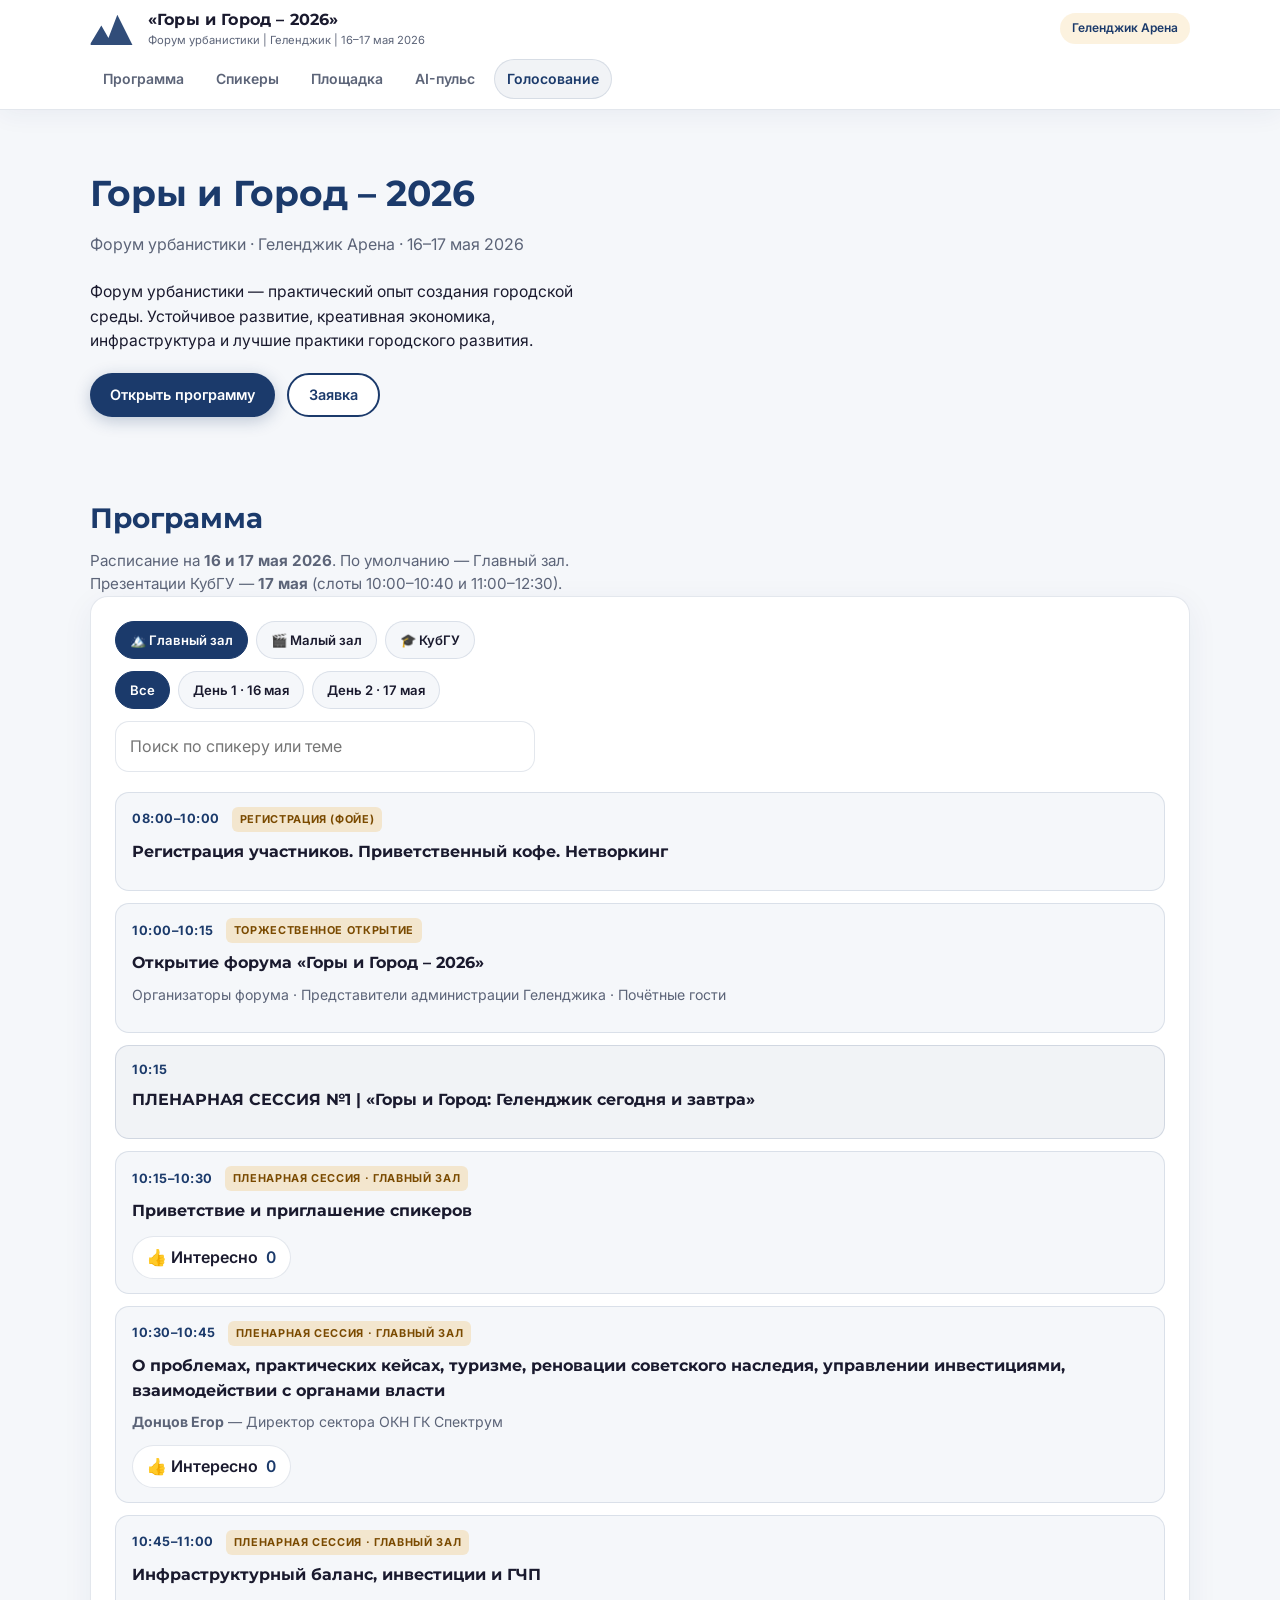
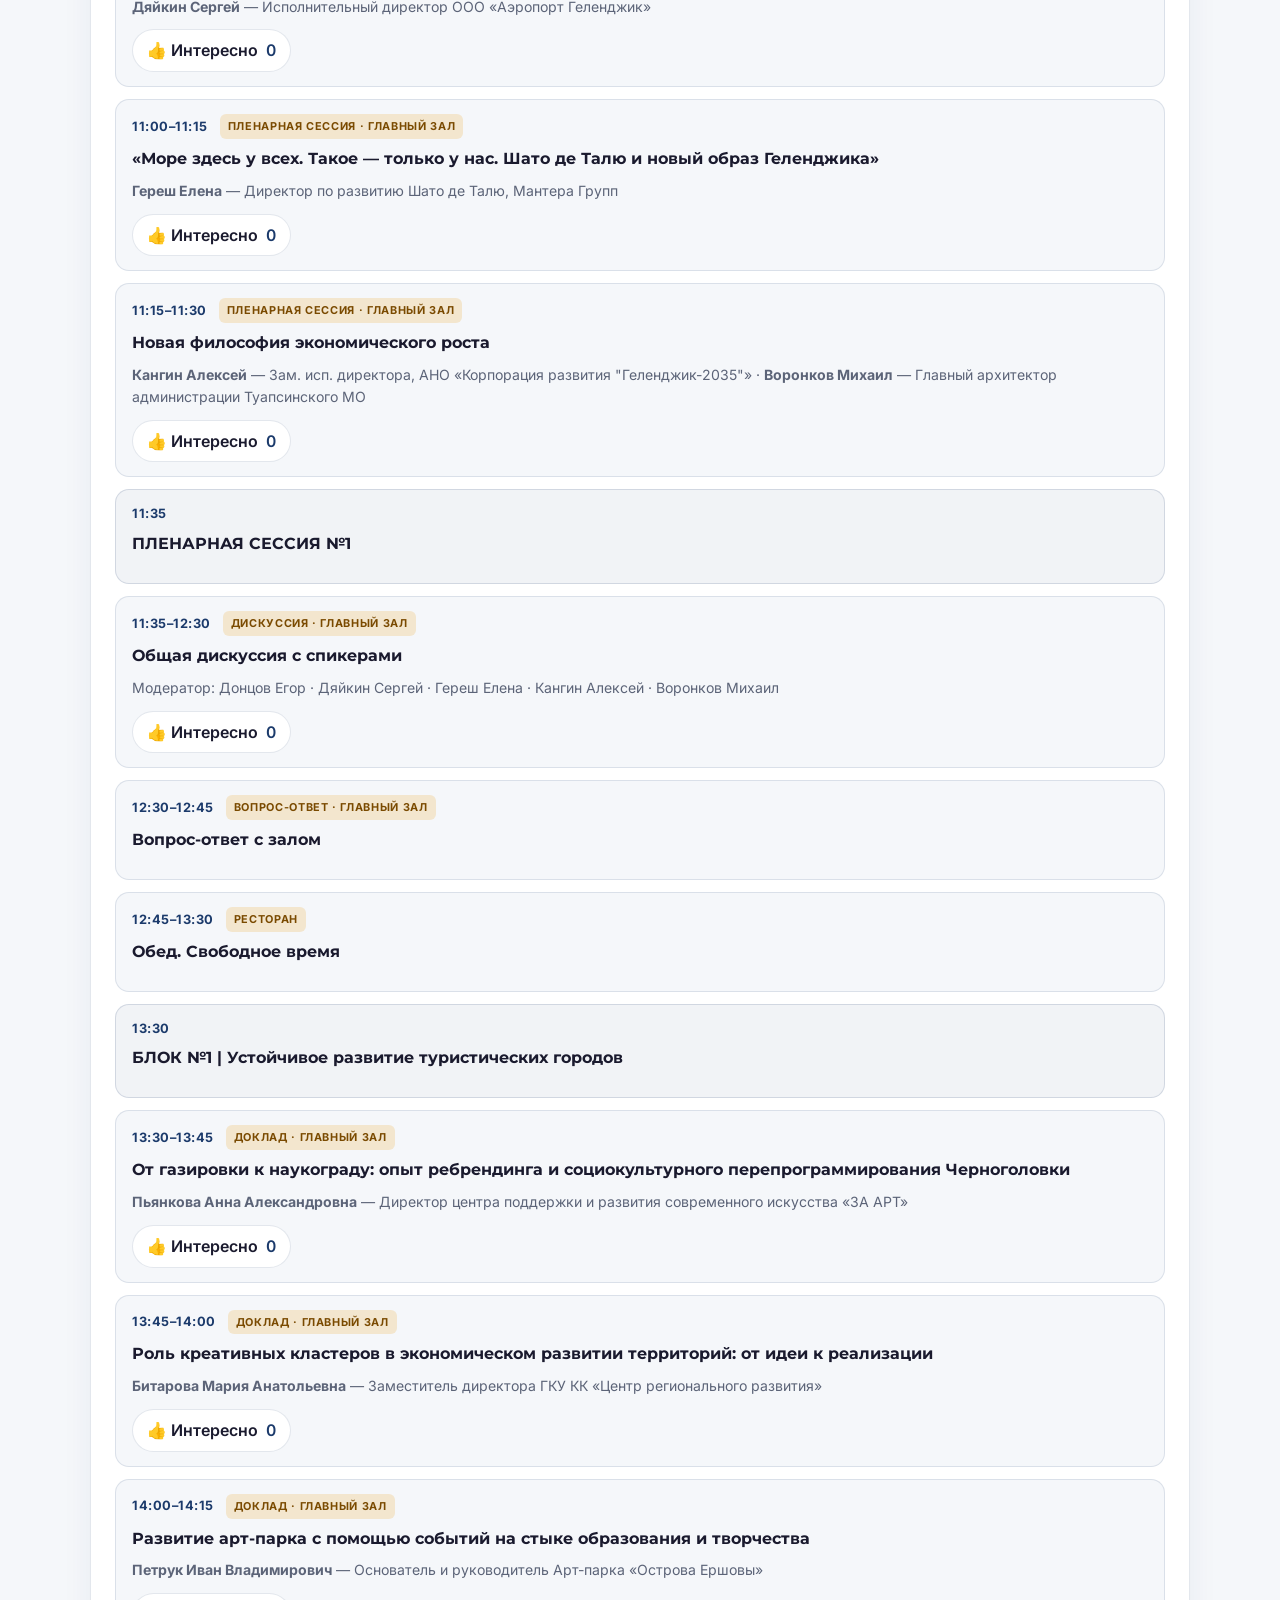
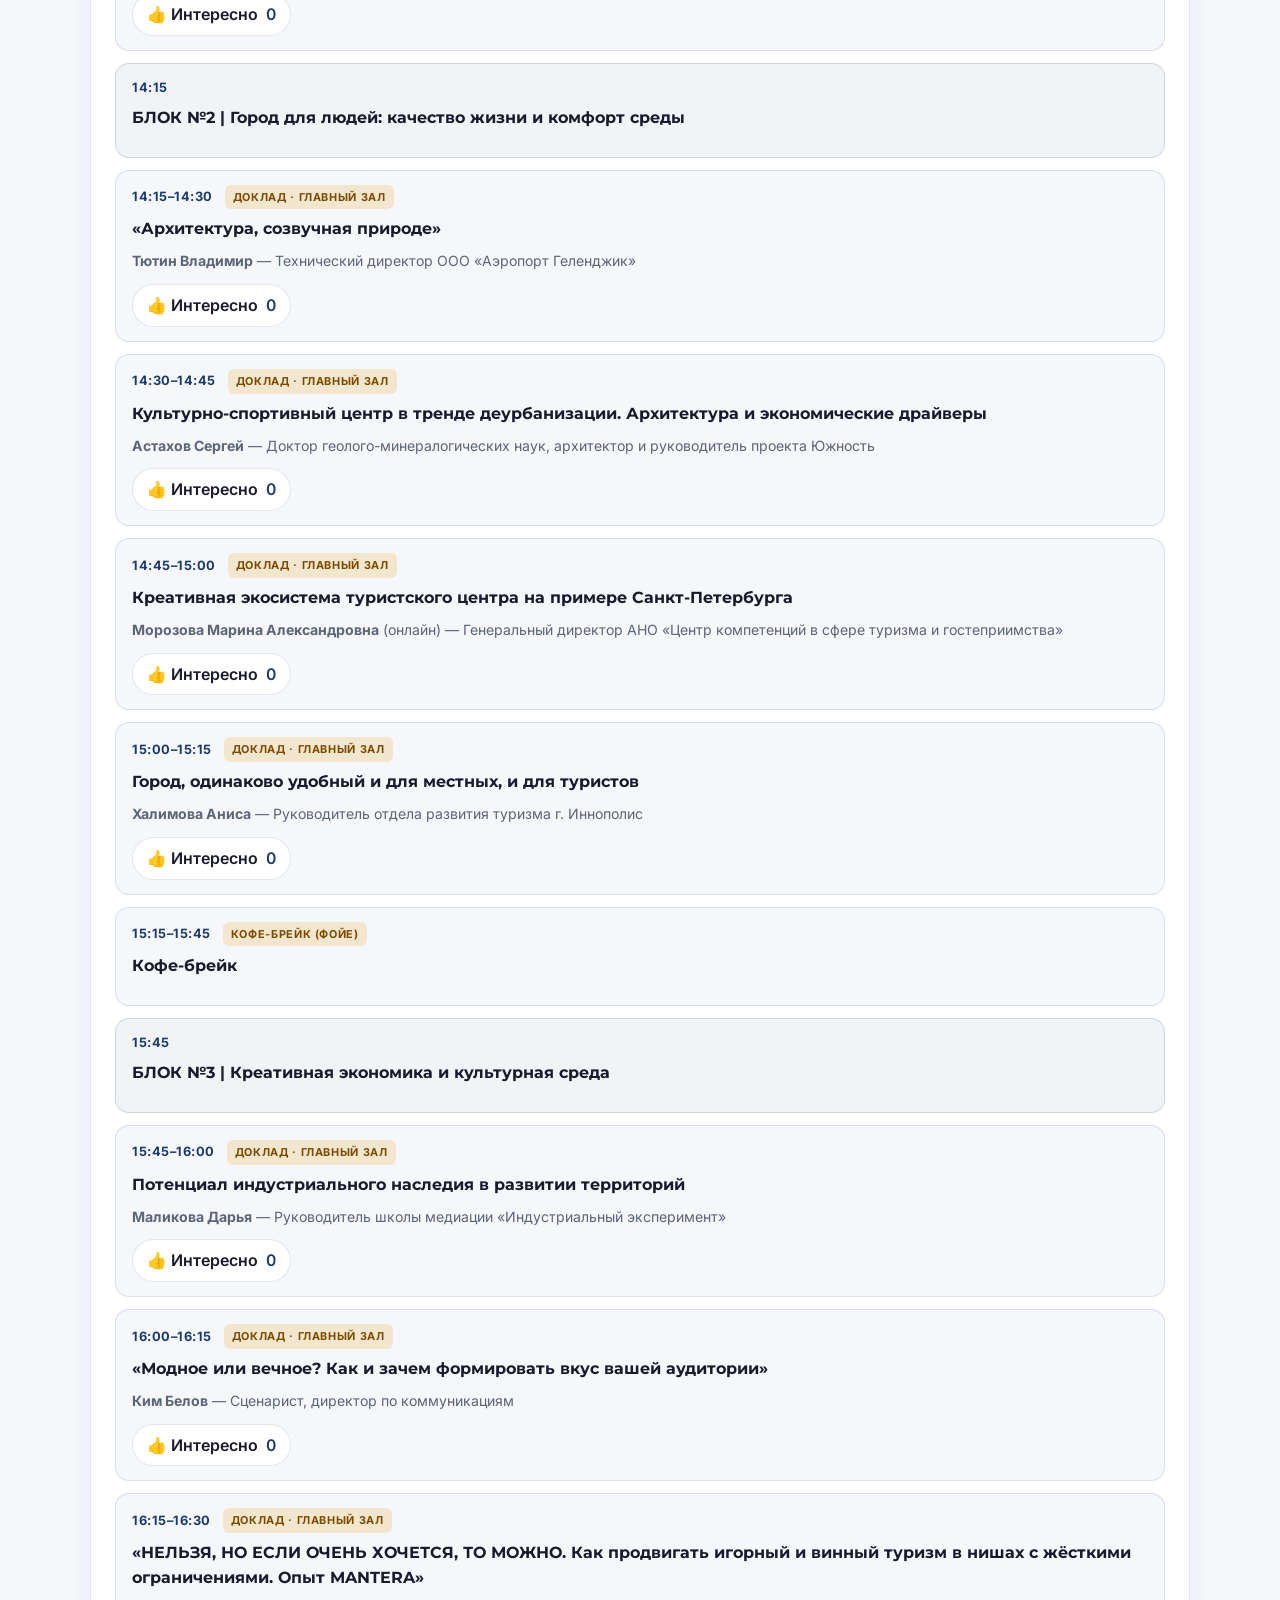
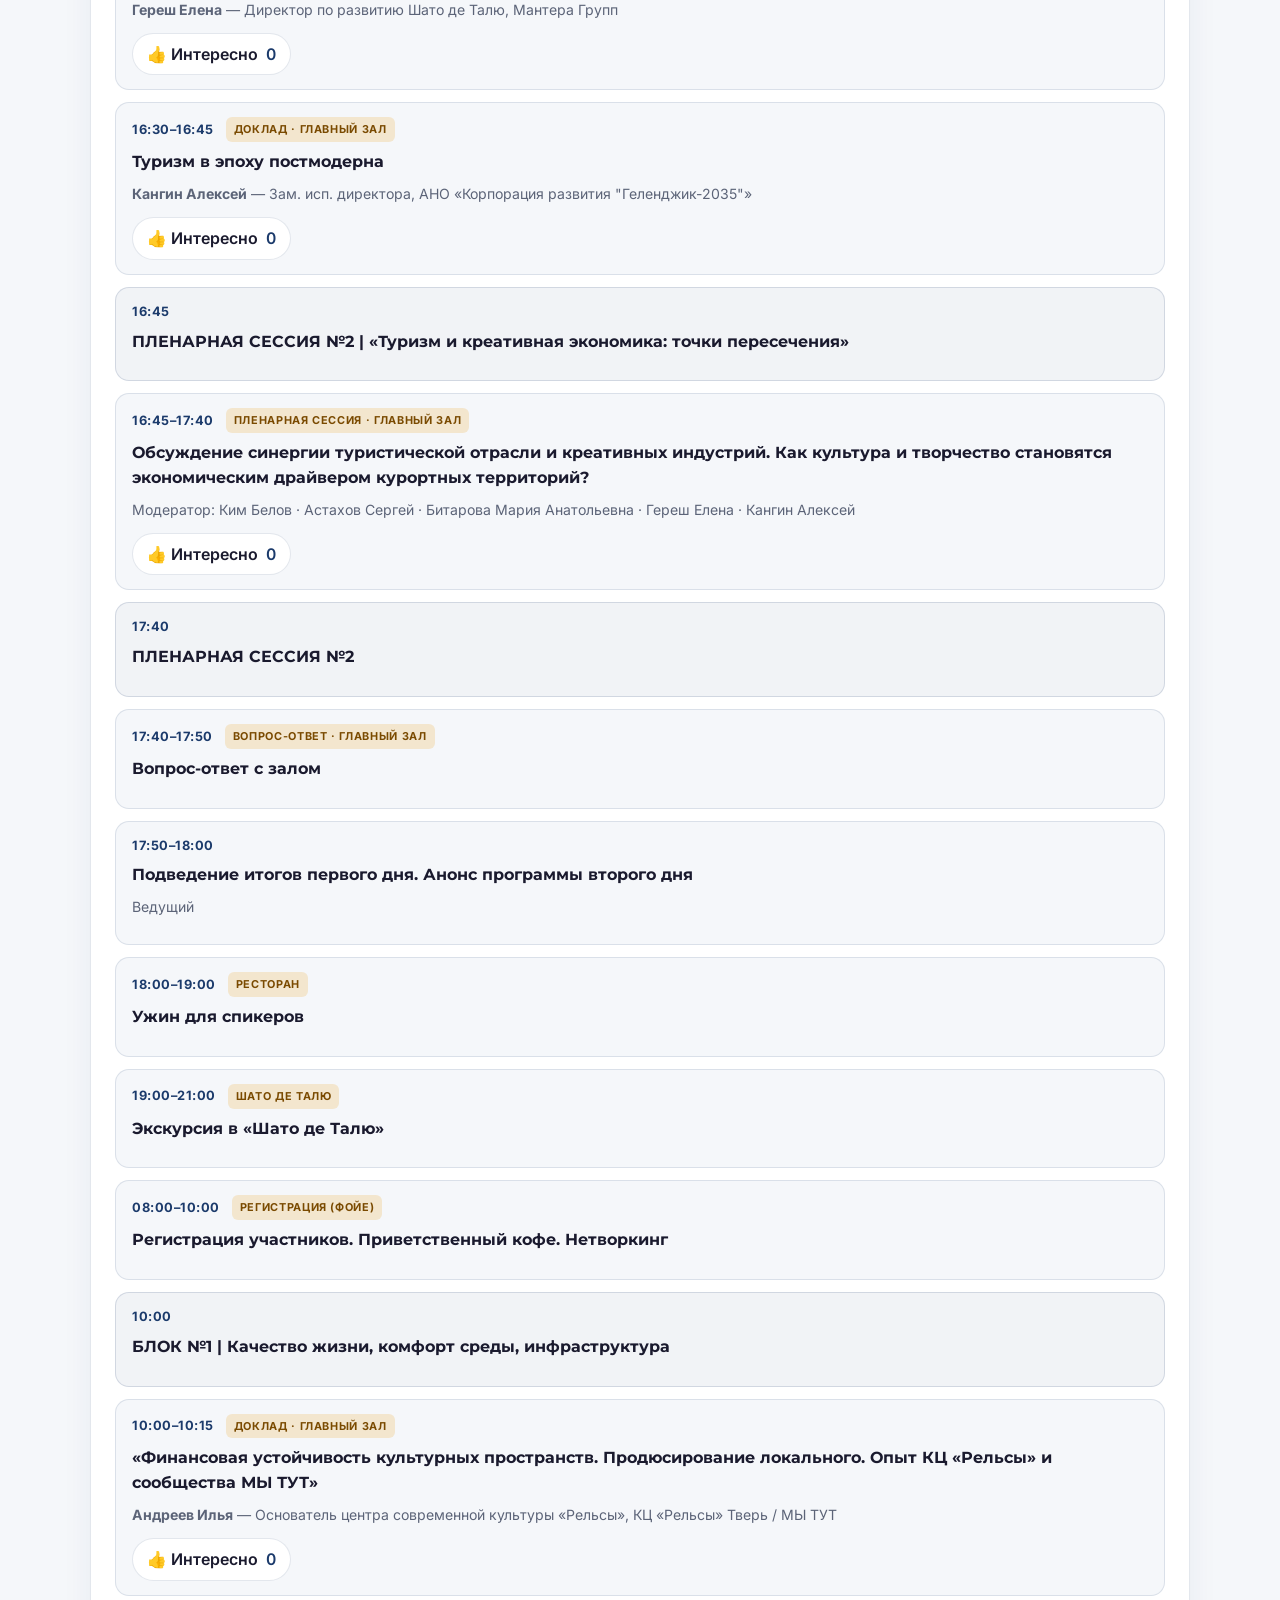
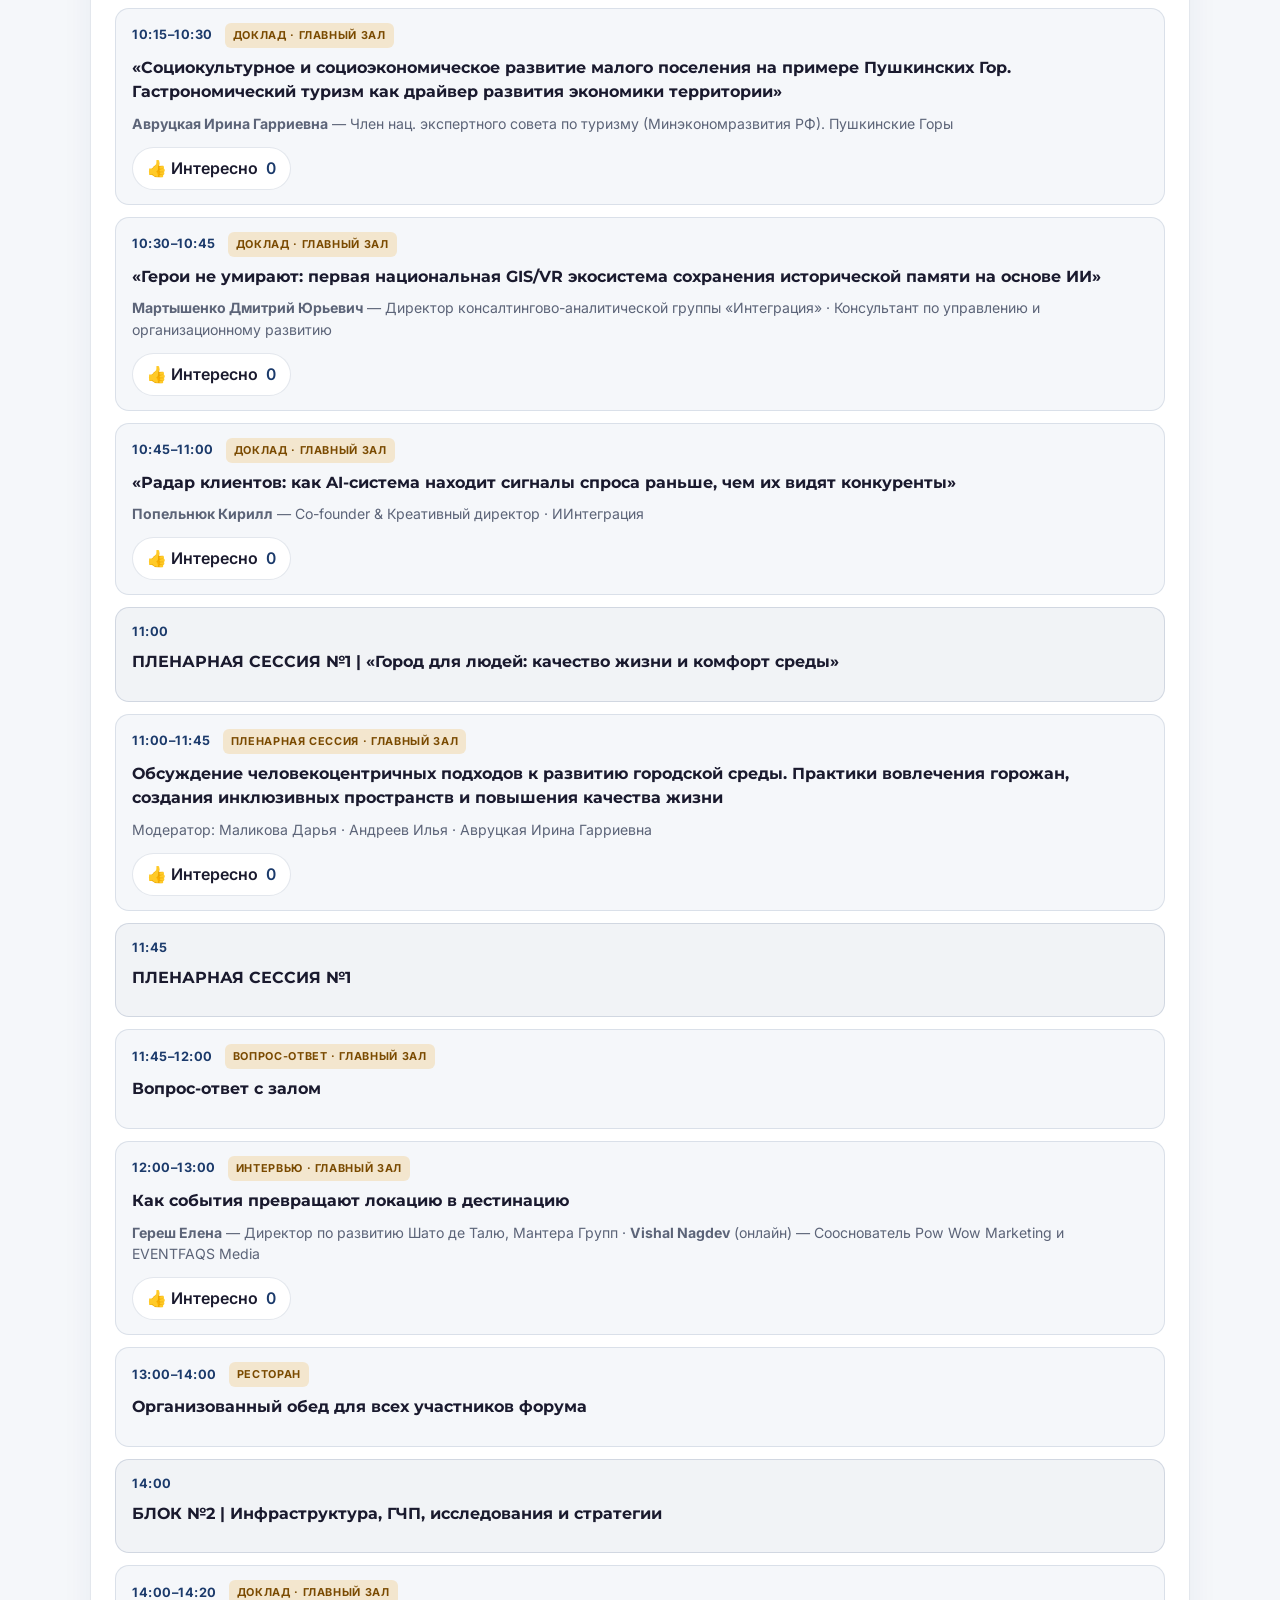
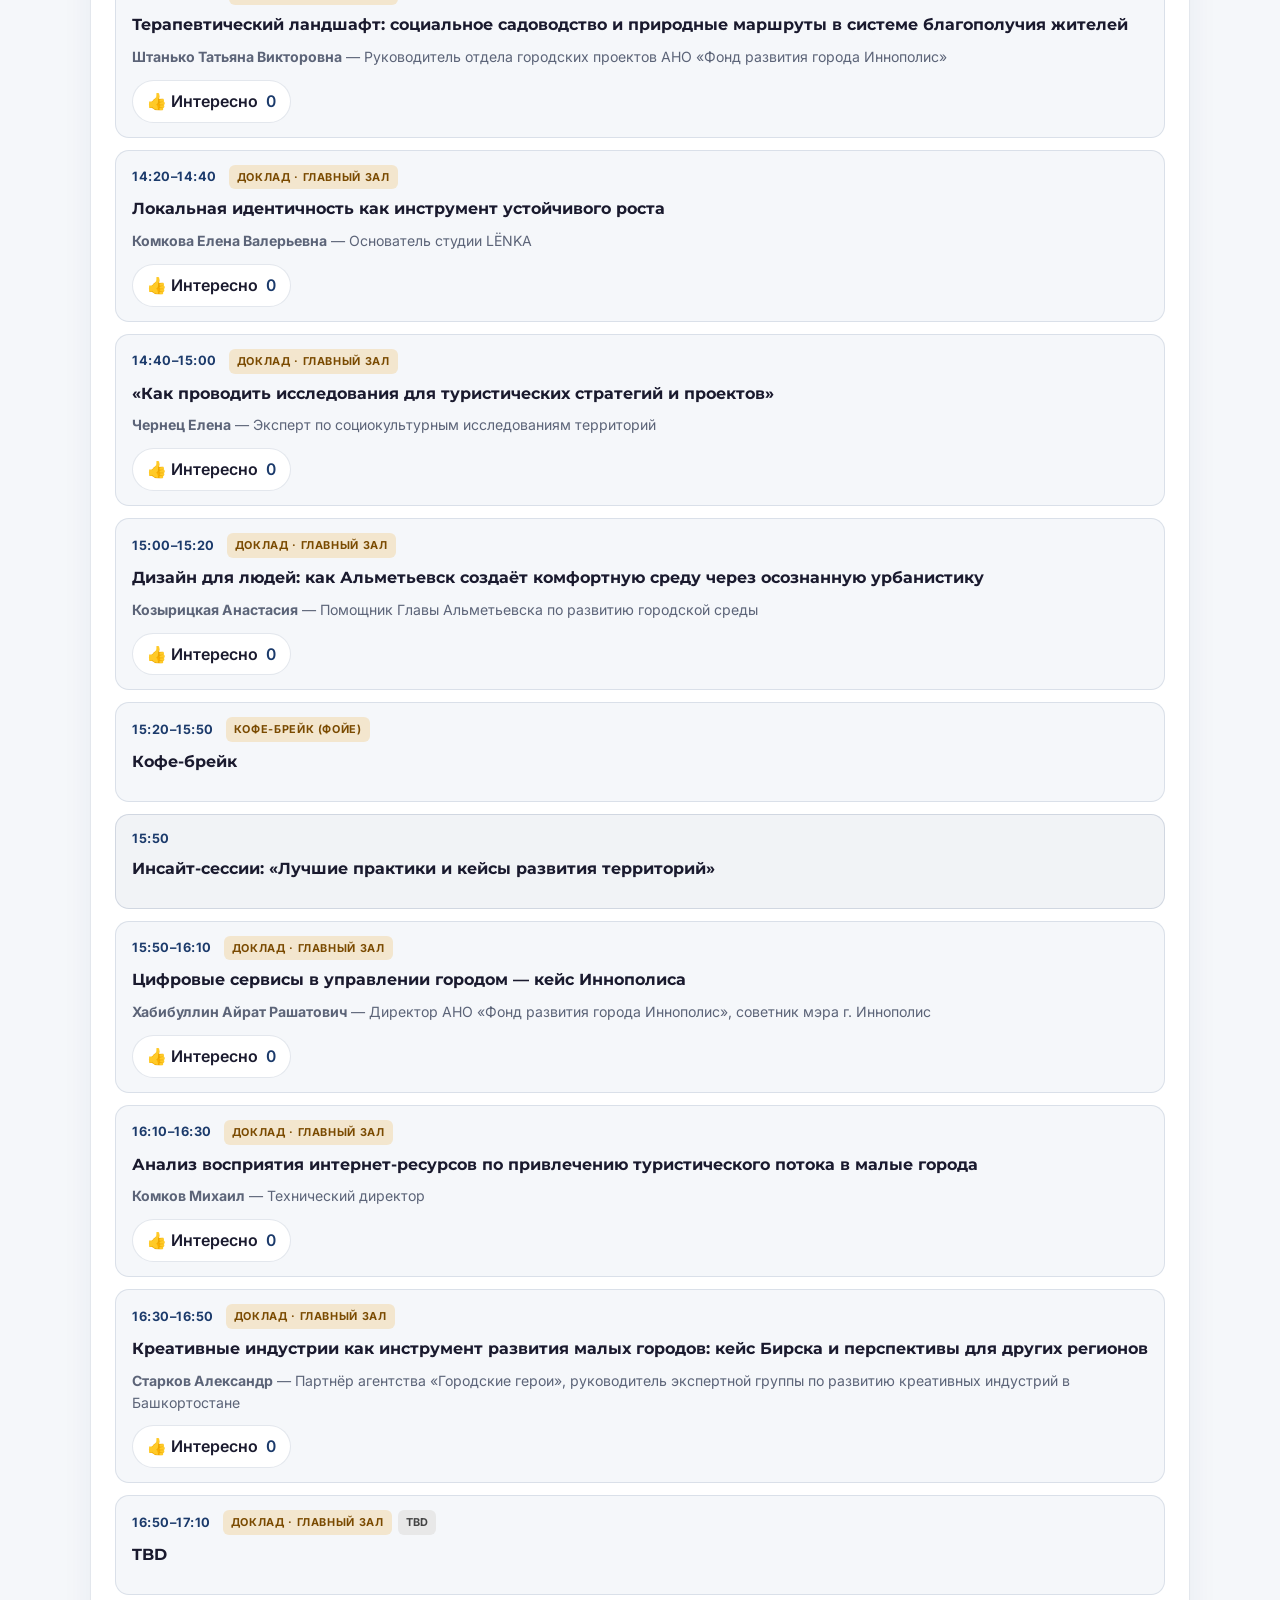
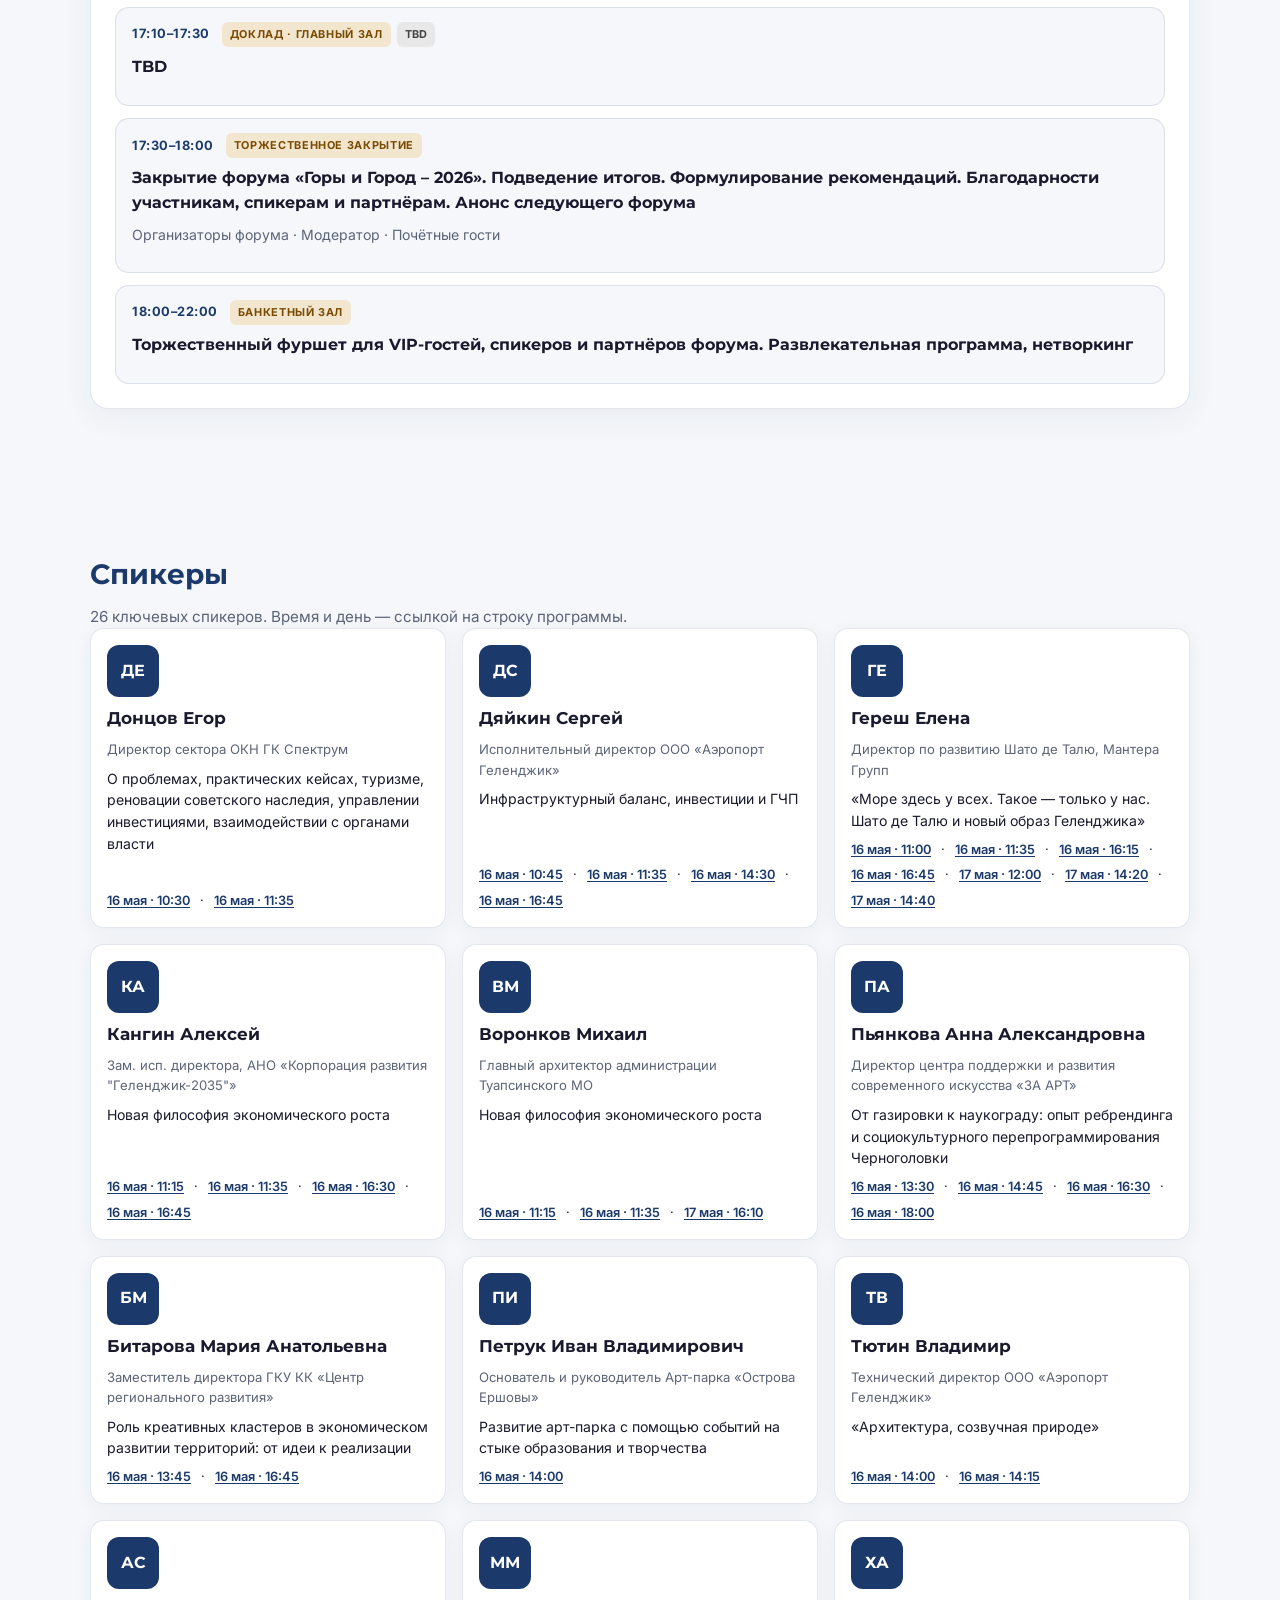
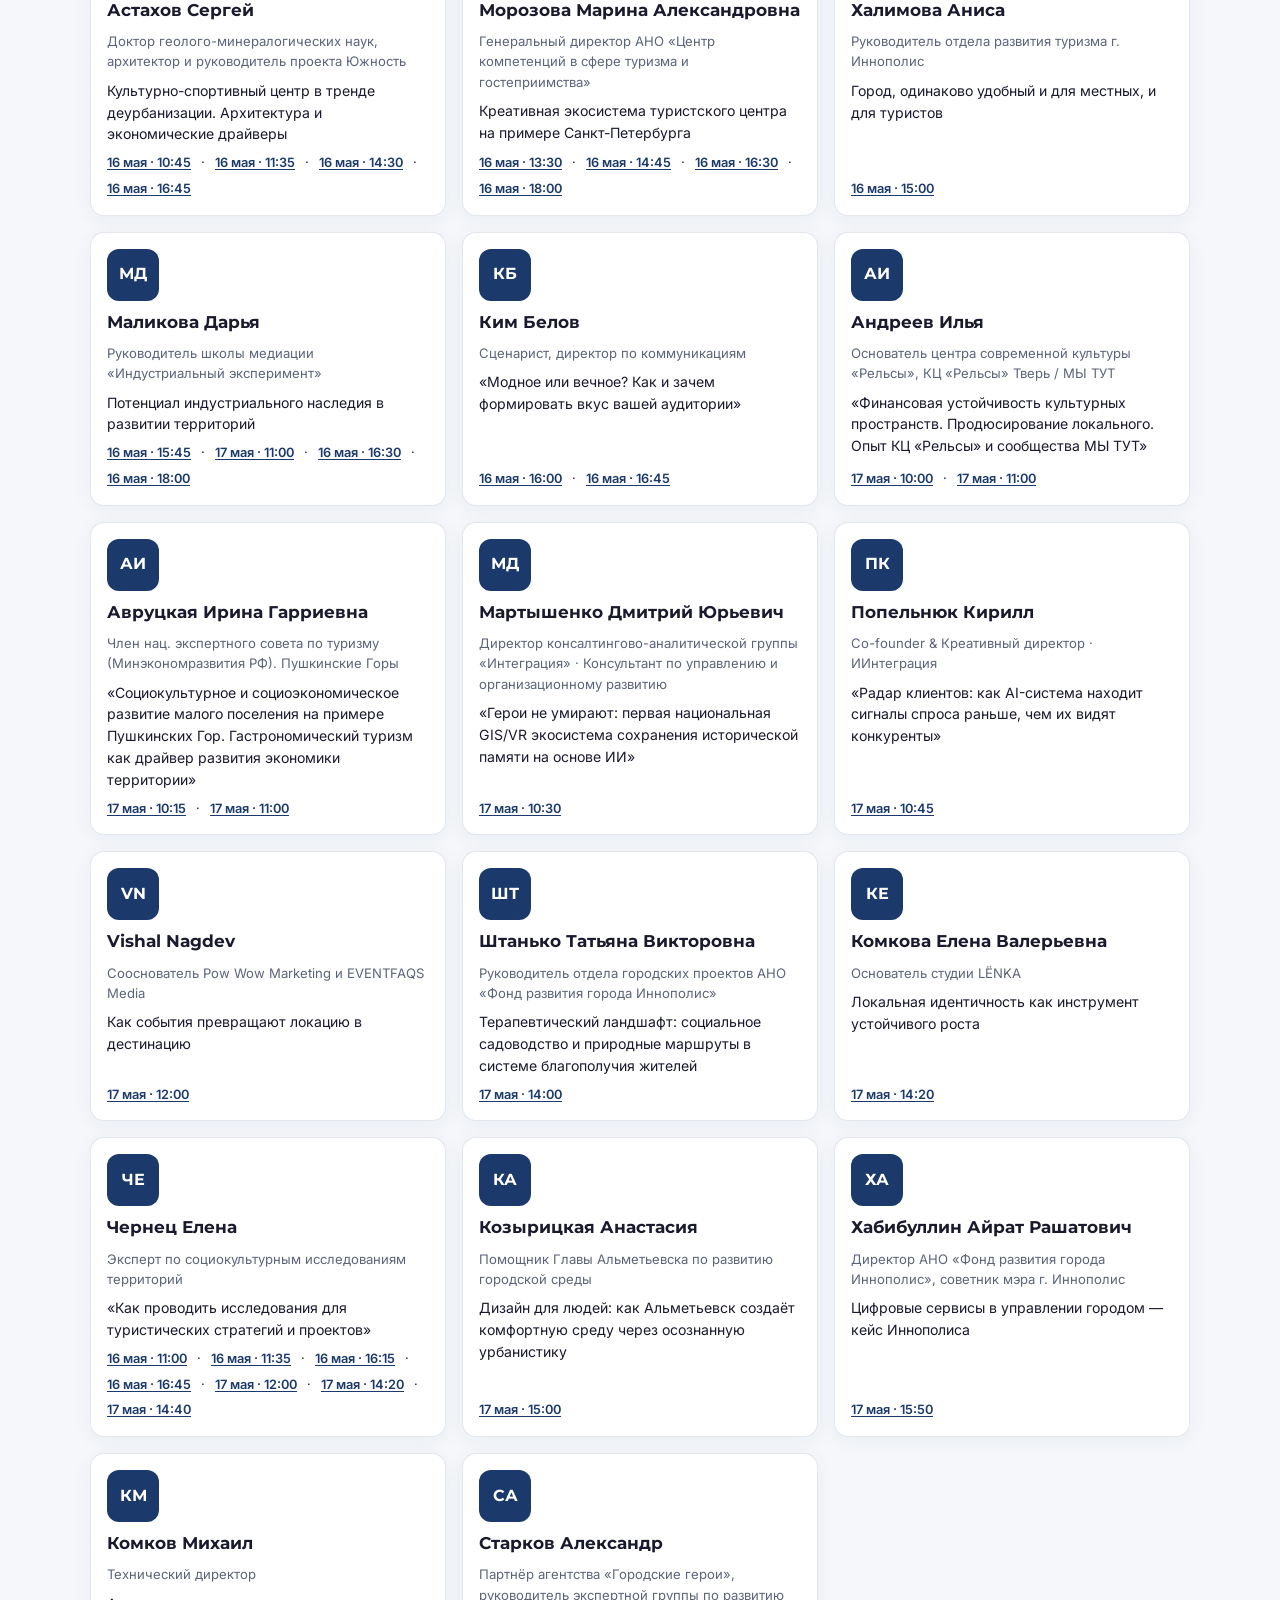
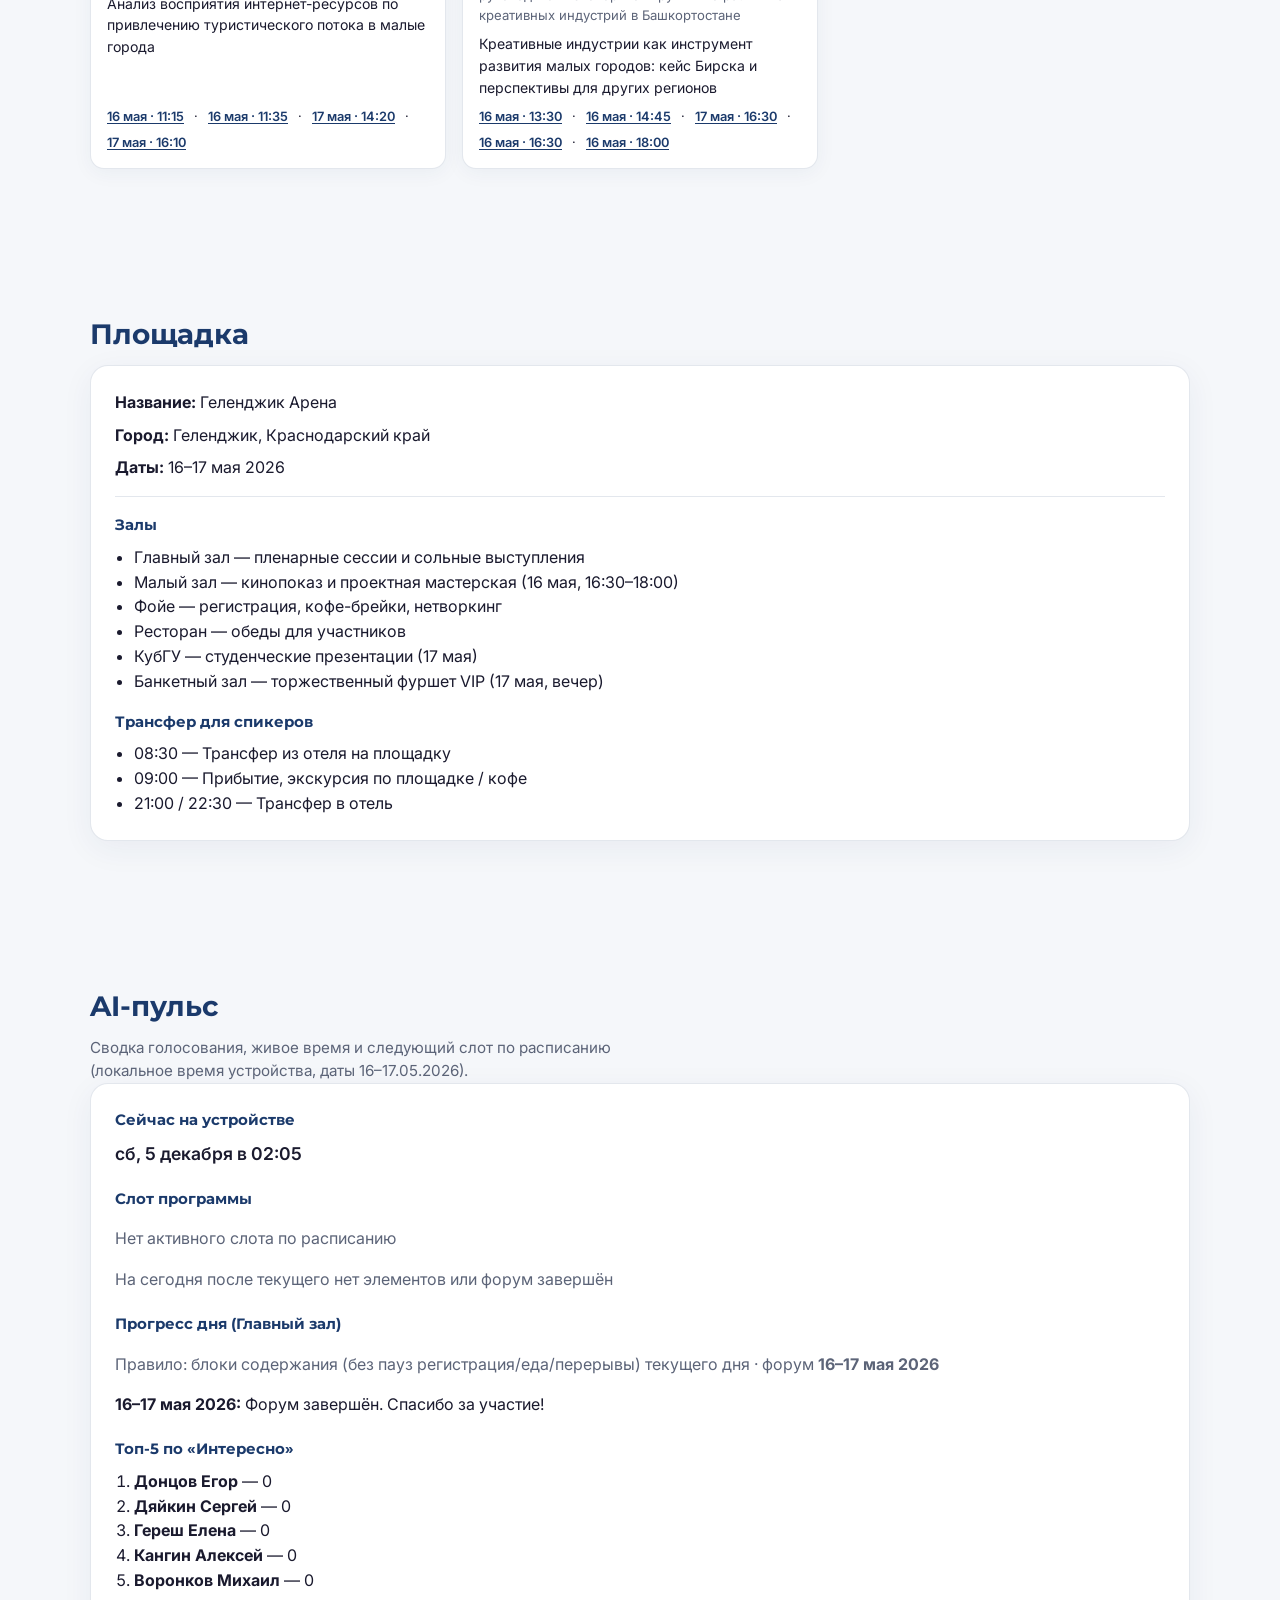
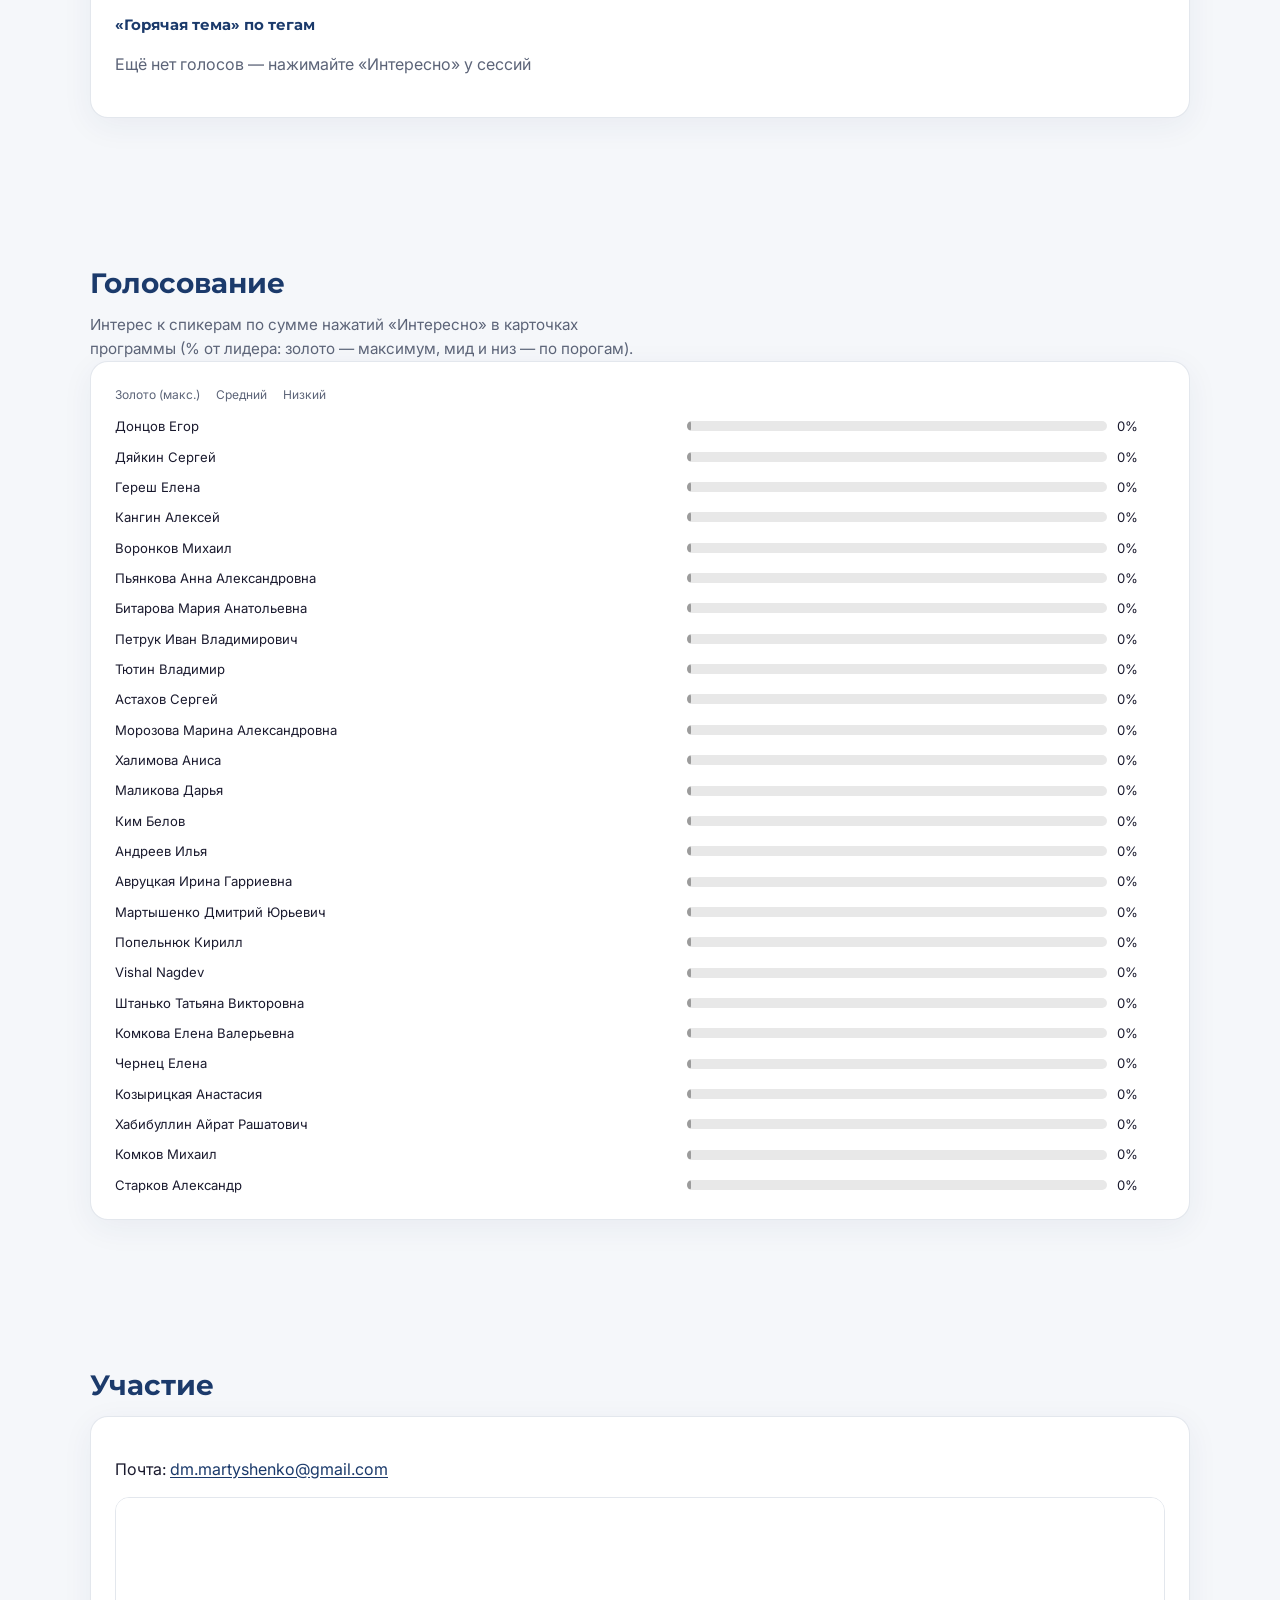
<file: index.html>
<!DOCTYPE html>
<html lang="ru">
  <head>
    <meta charset="utf-8" />
    <meta name="viewport" content="width=device-width, initial-scale=1, minimum-scale=1" />
    <title>«Горы и Город – 2026» | Форум урбанистики</title>
    <meta name="theme-color" content="#1B3A6B" />
    <meta name="color-scheme" content="light" />
    <meta
      name="description"
      content="Форум урбанистики в Геленджике, 16–17 мая 2026. Площадка Геленджик Арена."
    />
    <!-- При своём домене замените абсолютные URL ниже (canonical, og:url, og:image, twitter:image). -->
    <link rel="canonical" href="https://gory-i-gorod.vercel.app/" />
    <meta property="og:type" content="website" />
    <meta property="og:locale" content="ru_RU" />
    <meta property="og:site_name" content="Горы и Город – 2026" />
    <meta property="og:url" content="https://gory-i-gorod.vercel.app/" />
    <meta property="og:title" content="«Горы и Город – 2026» | Форум урбанистики" />
    <meta
      property="og:description"
      content="Форум урбанистики в Геленджике, 16–17 мая 2026. Площадка Геленджик Арена — программа, спикеры, AI-пульс."
    />
    <meta property="og:image" content="https://gory-i-gorod.vercel.app/preview-full.png" />
    <meta property="og:image:alt" content="Сайт форума «Горы и Город – 2026»" />
    <meta name="twitter:card" content="summary_large_image" />
    <meta name="twitter:title" content="«Горы и Город – 2026» | Форум урбанистики" />
    <meta
      name="twitter:description"
      content="Форум урбанистики в Геленджике, 16–17 мая 2026. Геленджик Арена."
    />
    <meta name="twitter:image" content="https://gory-i-gorod.vercel.app/preview-full.png" />
    <link rel="icon" href="assets/favicon.svg" type="image/svg+xml" />
    <link rel="preconnect" href="https://fonts.googleapis.com" />
    <link rel="preconnect" href="https://fonts.gstatic.com" crossorigin />
    <link
      href="https://fonts.googleapis.com/css2?family=Inter:wght@400;600&family=Montserrat:wght@600;700&display=swap"
      rel="stylesheet"
    />
    <link rel="stylesheet" href="styles.css" />
  </head>
  <body>
    <a class="skip-link" href="#program">К программе</a>

    <header class="site-header">
      <div class="header-inner">
        <a class="brand" href="#top" id="top">
          <svg class="brand-mt" aria-hidden="true" viewBox="0 0 48 36" xmlns="http://www.w3.org/2000/svg">
            <path
              fill="currentColor"
              d="M0 34 12 14l8 14 10-26 18 36H0Zm18 0 8-17 14 29H8l10-12Z"
              opacity=".9"
            />
          </svg>
          <span class="brand-text">
            <span class="brand-title">«Горы и Город – 2026»</span>
            <span class="brand-sub">Форум урбанистики | Геленджик | 16–17 мая 2026</span>
          </span>
        </a>
        <div class="header-actions">
          <span class="venue-pill">Геленджик Арена</span>
          <button
            type="button"
            class="btn-nav-toggle"
            aria-expanded="false"
            aria-controls="mobile-nav"
            aria-label="Открыть меню"
          >
            <span></span>
          </button>
        </div>
        <nav class="nav-desktop" aria-label="Основная навигация">
          <a href="#program" data-nav="program">Программа</a>
          <a href="#speakers" data-nav="speakers">Спикеры</a>
          <a href="#venue" data-nav="venue">Площадка</a>
          <a href="#ai-pulse" data-nav="ai-pulse">AI-пульс</a>
          <a href="#voting" data-nav="voting">Голосование</a>
        </nav>
        <nav id="mobile-nav" class="nav-mobile" aria-label="Мобильное меню">
          <a href="#program" data-nav="program">Программа</a>
          <a href="#speakers" data-nav="speakers">Спикеры</a>
          <a href="#venue" data-nav="venue">Площадка</a>
          <a href="#ai-pulse" data-nav="ai-pulse">AI-пульс</a>
          <a href="#voting" data-nav="voting">Голосование</a>
        </nav>
      </div>
    </header>

    <main class="main">
      <section class="hero" aria-labelledby="hero-h">
        <h1 id="hero-h" class="hero-title">Горы и Город – 2026</h1>
        <p class="hero-meta">Форум урбанистики · Геленджик Арена · 16–17 мая 2026</p>
        <p class="hero-lead">
          Форум урбанистики — практический опыт создания городской среды. Устойчивое развитие, креативная экономика,
          инфраструктура и лучшие практики городского развития.
        </p>
        <div class="hero-actions">
          <a class="btn btn-fill" href="#program">Открыть программу</a>
          <a class="btn btn-line" href="#contact">Заявка</a>
        </div>
      </section>

      <section id="program" class="section" aria-labelledby="program-h">
        <div class="section-head">
          <h2 id="program-h">Программа</h2>
          <p>
            Расписание на <strong>16 и 17 мая 2026</strong>. По умолчанию — Главный зал. Презентации КубГУ —
            <strong>17 мая</strong> (слоты 10:00–10:40 и 11:00–12:30).
          </p>
        </div>
        <div class="panel">
          <div class="toolbar">
            <div class="toolbar-row venue-tabs" role="tablist" aria-label="Зал">
              <button type="button" class="vtab is-active" data-vtab="main" role="tab" aria-selected="true">
                🏔️ Главный зал
              </button>
              <button type="button" class="vtab" data-vtab="small" role="tab" aria-selected="false">
                🎬 Малый зал
              </button>
              <button type="button" class="vtab" data-vtab="kubsu" role="tab" aria-selected="false">
                🎓 КубГУ
              </button>
            </div>
            <div class="toolbar-row day-filter">
              <button type="button" class="day-btn is-active" data-day-filter="0">Все</button>
              <button type="button" class="day-btn" data-day-filter="1">День 1 · 16 мая</button>
              <button type="button" class="day-btn" data-day-filter="2">День 2 · 17 мая</button>
            </div>
            <label class="search-field">
              <span class="visually-hidden">Поиск</span>
              <input type="search" data-program-search placeholder="Поиск по спикеру или теме" />
            </label>
          </div>
          <div class="slot-list" data-program-root></div>
        </div>
      </section>

      <section id="speakers" class="section" aria-labelledby="speakers-h">
        <div class="section-head">
          <h2 id="speakers-h">Спикеры</h2>
          <p>26 ключевых спикеров. Время и день — ссылкой на строку программы.</p>
        </div>
        <div class="speaker-grid" data-speakers-root></div>
      </section>

      <section id="venue" class="section" aria-labelledby="venue-h">
        <div class="section-head">
          <h2 id="venue-h">Площадка</h2>
        </div>
        <div class="panel venue-card">
          <p><strong>Название:</strong> Геленджик Арена</p>
          <p><strong>Город:</strong> Геленджик, Краснодарский край</p>
          <p><strong>Даты:</strong> 16–17 мая 2026</p>
          <hr class="divider" />
          <h3 class="mini-h">Залы</h3>
          <ul class="bullet">
            <li>Главный зал — пленарные сессии и сольные выступления</li>
            <li>Малый зал — кинопоказ и проектная мастерская (16 мая, 16:30–18:00)</li>
            <li>Фойе — регистрация, кофе-брейки, нетворкинг</li>
            <li>Ресторан — обеды для участников</li>
            <li>КубГУ — студенческие презентации (17 мая)</li>
            <li>Банкетный зал — торжественный фуршет VIP (17 мая, вечер)</li>
          </ul>
          <h3 class="mini-h">Трансфер для спикеров</h3>
          <ul class="bullet">
            <li>08:30 — Трансфер из отеля на площадку</li>
            <li>09:00 — Прибытие, экскурсия по площадке / кофе</li>
            <li>21:00 / 22:30 — Трансфер в отель</li>
          </ul>
        </div>
      </section>

      <section id="ai-pulse" class="section" aria-labelledby="ai-h">
        <div class="section-head">
          <h2 id="ai-h">AI-пульс</h2>
          <p>Сводка голосования, живое время и следующий слот по расписанию (локальное время устройства, даты 16–17.05.2026).</p>
        </div>
        <div class="panel pulse" data-ai-pulse></div>
      </section>

      <section id="voting" class="section" aria-labelledby="vote-h">
        <div class="section-head">
          <h2 id="vote-h">Голосование</h2>
          <p>Интерес к спикерам по сумме нажатий «Интересно» в карточках программы (% от лидера: золото — максимум, мид и низ — по порогам).</p>
        </div>
        <div class="panel heat" data-heatmap-root></div>
      </section>

      <section id="contact" class="section section--cta" aria-labelledby="contact-h">
        <div class="section-head">
          <h2 id="contact-h">Участие</h2>
        </div>
        <div class="panel contact-grid">
          <p>
            Почта: <a href="mailto:dm.martyshenko@gmail.com">dm.martyshenko@gmail.com</a>
          </p>
          <div id="google-form-embed-host" class="google-form-embed-host" hidden></div>
          <form id="contact-form" class="contact-form" novalidate>
            <p id="form-hint-native" class="form-hint-native">
              Если форма не отображается, заполните поля ниже.
            </p>
            <div class="field">
              <label for="c-name">Имя и организация</label>
              <input id="c-name" name="name" type="text" autocomplete="name" placeholder="ФИО и организация" />
            </div>
            <div class="field">
              <label for="c-email">Эл. почта</label>
              <input id="c-email" name="email" type="email" autocomplete="email" required placeholder="email@domain.com" />
            </div>
            <div class="field">
              <label for="c-msg">Сообщение</label>
              <textarea id="c-msg" name="message" required placeholder="Формат участия, вопросы"></textarea>
            </div>
            <button type="submit" class="btn btn-fill">Отправить</button>
            <p id="form-status" class="form-status" role="status" aria-live="polite"></p>
          </form>
          <div class="map-wrap">
            <iframe
              title="Карта · Геленджик"
              loading="lazy"
              referrerpolicy="no-referrer-when-downgrade"
              src="https://www.openstreetmap.org/export/embed.html?bbox=38.042%2C44.545%2C38.095%2C44.572&layer=mapnik"
            ></iframe>
          </div>
        </div>
      </section>

      <p class="foot-copy">© 2026 Форум «Горы и Город». Геленджик Арена.</p>
    </main>

    <nav class="bottom-nav" aria-label="Быстрая навигация">
      <a href="#program" data-nav="program"><span>📋</span><span>Программа</span></a>
      <a href="#speakers" data-nav="speakers"><span>🎙</span><span>Спикеры</span></a>
      <a href="#venue" data-nav="venue"><span>🏟</span><span>Площадка</span></a>
      <a href="#ai-pulse" data-nav="ai-pulse"><span>📊</span><span>AI-пульс</span></a>
      <a href="#voting" data-nav="voting"><span>🔥</span><span>Голосование</span></a>
    </nav>

    <a href="#top" class="to-top" aria-label="Наверх">↑</a>

    <script src="google-form-config.js"></script>
    <script src="analytics-config.js"></script>
    <script src="analytics.js"></script>
    <script src="data.js"></script>
    <script src="main.js" defer></script>
  </body>
</html>
</file>
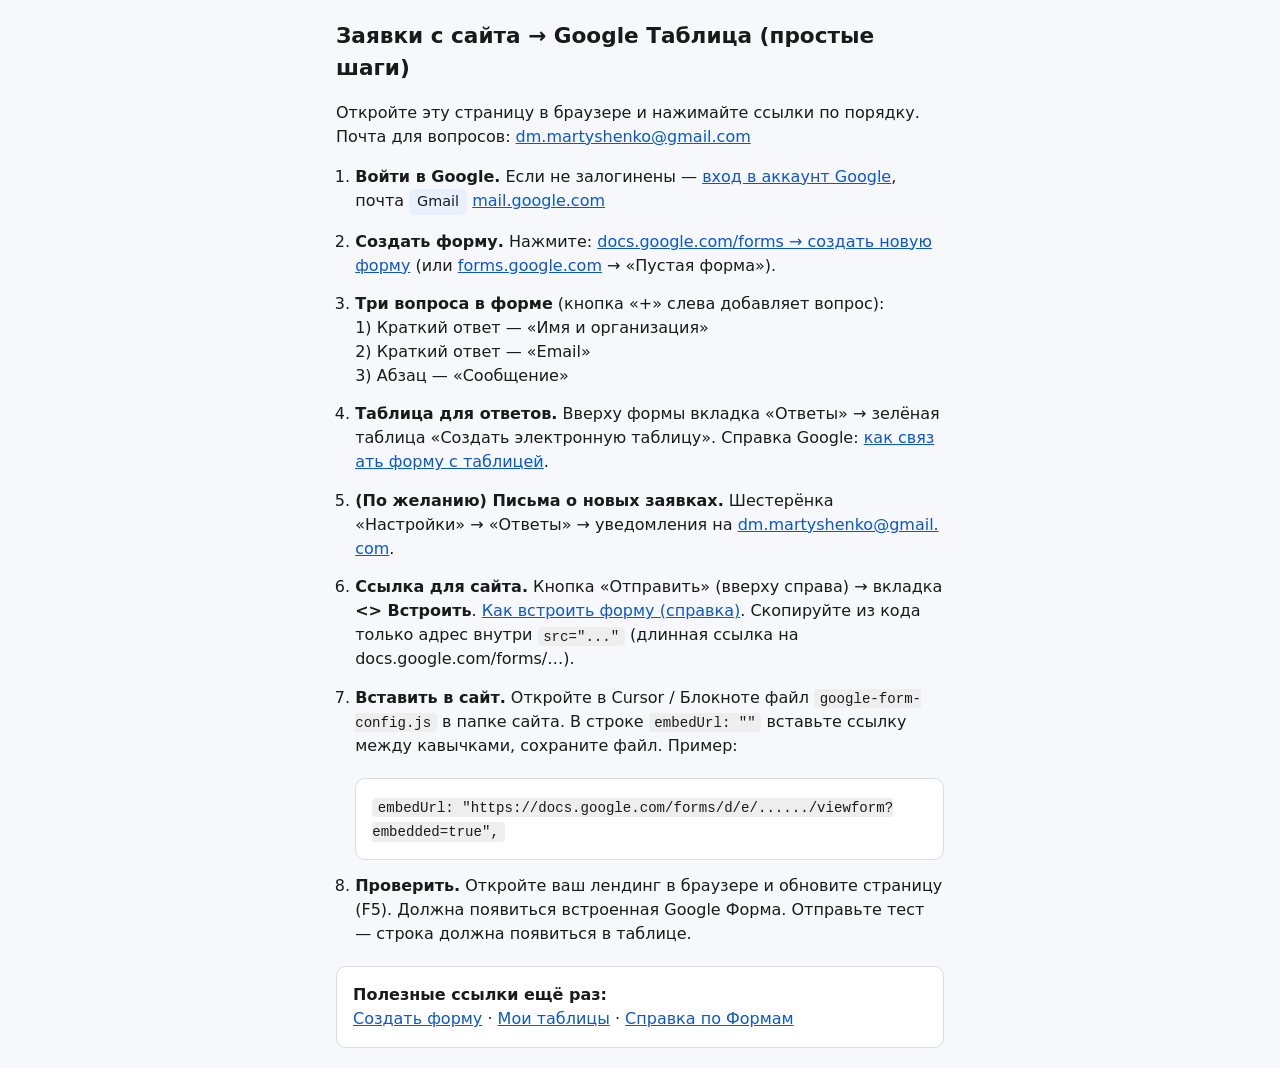
<file: PODKLUCHENIE.html>
<!DOCTYPE html>
<html lang="ru">
  <head>
    <meta charset="utf-8" />
    <meta name="viewport" content="width=device-width, initial-scale=1" />
    <title>Подключить заявки к Google Таблице</title>
    <style>
      body {
        font-family: system-ui, -apple-system, "Segoe UI", sans-serif;
        line-height: 1.5;
        max-width: 38rem;
        margin: 0 auto;
        padding: 1.25rem;
        color: #1a1a1a;
        background: #f6f8fb;
      }
      h1 {
        font-size: 1.35rem;
        margin-top: 0;
      }
      ol {
        padding-left: 1.2rem;
      }
      li {
        margin: 0.9rem 0;
      }
      a {
        color: #0b57d0;
        word-break: break-all;
      }
      .pill {
        display: inline-block;
        background: #e8f0fe;
        padding: 0.15rem 0.5rem;
        border-radius: 6px;
        font-size: 0.9rem;
      }
      .note {
        background: #fff;
        border: 1px solid #dadce0;
        border-radius: 10px;
        padding: 1rem;
        margin-top: 1.25rem;
      }
      code {
        font-size: 0.88rem;
        background: #eee;
        padding: 0.1rem 0.35rem;
        border-radius: 4px;
      }
    </style>
  </head>
  <body>
    <h1>Заявки с сайта → Google Таблица (простые шаги)</h1>
    <p>
      Откройте эту страницу в браузере и нажимайте ссылки по порядку.
      Почта для вопросов:
      <a href="mailto:dm.martyshenko@gmail.com">dm.martyshenko@gmail.com</a>
    </p>

    <ol>
      <li>
        <strong>Войти в Google.</strong> Если не залогинены —
        <a href="https://accounts.google.com/signin" target="_blank" rel="noopener">вход в аккаунт Google</a>,
        почта <span class="pill">Gmail</span>
        <a href="https://mail.google.com/" target="_blank" rel="noopener">mail.google.com</a>
      </li>
      <li>
        <strong>Создать форму.</strong> Нажмите:
        <a href="https://docs.google.com/forms/u/0/create" target="_blank" rel="noopener"
          >docs.google.com/forms → создать новую форму</a
        >
        (или
        <a href="https://forms.google.com/" target="_blank" rel="noopener">forms.google.com</a>
        → «Пустая форма»).
      </li>
      <li>
        <strong>Три вопроса в форме</strong> (кнопка «+» слева добавляет вопрос):<br />
        1) Краткий ответ — «Имя и организация»<br />
        2) Краткий ответ — «Email»<br />
        3) Абзац — «Сообщение»
      </li>
      <li>
        <strong>Таблица для ответов.</strong> Вверху формы вкладка «Ответы» → зелёная таблица «Создать
        электронную таблицу». Справка Google:
        <a href="https://support.google.com/docs/answer/2917682?hl=ru" target="_blank" rel="noopener"
          >как связать форму с таблицей</a
        >.
      </li>
      <li>
        <strong>(По желанию) Письма о новых заявках.</strong> Шестерёнка «Настройки» → «Ответы» → уведомления на
        <a href="mailto:dm.martyshenko@gmail.com">dm.martyshenko@gmail.com</a>.
      </li>
      <li>
        <strong>Ссылка для сайта.</strong> Кнопка «Отправить» (вверху справа) → вкладка
        <strong>&lt;&gt; Встроить</strong>.
        <a href="https://support.google.com/docs/answer/2839588?hl=ru" target="_blank" rel="noopener"
          >Как встроить форму (справка)</a
        >. Скопируйте из кода только адрес внутри <code>src="..."</code> (длинная ссылка на
        docs.google.com/forms/…).
      </li>
      <li>
        <strong>Вставить в сайт.</strong> Откройте в Cursor / Блокноте файл
        <code>google-form-config.js</code>
        в папке сайта. В строке <code>embedUrl: ""</code> вставьте ссылку между кавычками, сохраните файл.
        Пример:
        <div class="note"><code>embedUrl: "https://docs.google.com/forms/d/e/....../viewform?embedded=true",</code></div>
      </li>
      <li>
        <strong>Проверить.</strong> Откройте ваш лендинг в браузере и обновите страницу (F5). Должна появиться
        встроенная Google Форма. Отправьте тест — строка должна появиться в таблице.
      </li>
    </ol>

    <div class="note">
      <strong>Полезные ссылки ещё раз:</strong><br />
      <a href="https://docs.google.com/forms/u/0/create" target="_blank" rel="noopener">Создать форму</a> ·
      <a href="https://docs.google.com/spreadsheets/" target="_blank" rel="noopener">Мои таблицы</a> ·
      <a href="https://support.google.com/docs/topic/6063584?hl=ru" target="_blank" rel="noopener">Справка по Формам</a>
    </div>
  </body>
</html>
</file>
<file: styles.css>
/* Горы и Город – 2026 · светлая тема */
:root {
  --primary: #1b3a6b;
  --accent: #e8a020;
  --bg: #f5f7fa;
  --text: #1a1a2e;
  --white: #ffffff;
  --muted: #5c6478;
  --border: rgba(27, 58, 107, 0.12);
  --heat-high: #e8a020;
  --heat-mid: #f5a623;
  --heat-low: #9b9b9b;
  --font-head: "Montserrat", system-ui, sans-serif;
  --font-body: "Inter", system-ui, sans-serif;
  --radius: 14px;
  --header-h: 64px;
}

*,
*::before,
*::after {
  box-sizing: border-box;
}

html {
  scroll-behavior: smooth;
}

@media (prefers-reduced-motion: reduce) {
  html {
    scroll-behavior: auto;
  }
}

body {
  margin: 0;
  min-width: 375px;
  font-family: var(--font-body);
  font-weight: 400;
  color: var(--text);
  background: var(--bg);
  line-height: 1.55;
  padding-bottom: 88px;
}

h1,
h2,
h3,
.mini-h {
  font-family: var(--font-head);
  font-weight: 700;
}

a {
  color: var(--primary);
  text-decoration: underline;
  text-underline-offset: 2px;
}

a:hover {
  color: #0f2550;
}

:focus-visible {
  outline: 2px solid var(--accent);
  outline-offset: 2px;
}

.visually-hidden {
  position: absolute;
  width: 1px;
  height: 1px;
  padding: 0;
  margin: -1px;
  overflow: hidden;
  clip: rect(0, 0, 0, 0);
  border: 0;
}

.skip-link {
  position: absolute;
  left: -999px;
  top: 8px;
  padding: 10px 14px;
  background: var(--primary);
  color: var(--white);
  border-radius: 8px;
  z-index: 300;
  text-decoration: none;
}

.skip-link:focus {
  left: 12px;
}

.site-header {
  position: sticky;
  top: 0;
  z-index: 200;
  background: var(--white);
  border-bottom: 1px solid var(--border);
  box-shadow: 0 4px 24px rgba(27, 58, 107, 0.06);
}

.header-inner {
  max-width: min(1100px, calc(100% - 32px));
  margin: 0 auto;
  display: grid;
  grid-template-columns: 1fr auto;
  align-items: center;
  gap: 12px;
  min-height: var(--header-h);
  padding: 10px 0;
}

.nav-desktop {
  grid-column: 1 / -1;
  display: flex;
  flex-wrap: wrap;
  gap: 6px;
  justify-content: flex-start;
}

.nav-desktop a {
  padding: 8px 12px;
  border-radius: 999px;
  text-decoration: none;
  font-size: 0.875rem;
  font-weight: 600;
  color: var(--muted);
  border: 1px solid transparent;
}

.nav-desktop a:hover,
.nav-desktop a.is-active {
  color: var(--primary);
  background: rgba(27, 58, 107, 0.06);
  border-color: var(--border);
}

.brand {
  display: flex;
  align-items: center;
  gap: 14px;
  text-decoration: none;
  color: inherit;
}

.brand-mt {
  width: 44px;
  height: 32px;
  flex-shrink: 0;
  color: var(--primary);
}

.brand-text {
  display: flex;
  flex-direction: column;
  gap: 4px;
  min-width: 0;
}

.brand-title {
  font-family: var(--font-head);
  font-weight: 700;
  font-size: 1rem;
  letter-spacing: 0.01em;
  line-height: 1.2;
}

.brand-sub {
  font-size: 0.7rem;
  color: var(--muted);
  line-height: 1.25;
}

.header-actions {
  display: flex;
  align-items: center;
  gap: 10px;
}

.venue-pill {
  display: none;
  font-size: 0.75rem;
  font-weight: 600;
  padding: 6px 12px;
  border-radius: 999px;
  background: rgba(232, 160, 32, 0.14);
  color: var(--primary);
}

@media (min-width: 720px) {
  .venue-pill {
    display: inline-block;
  }
}

.btn-nav-toggle {
  display: none;
  width: 44px;
  height: 44px;
  border-radius: 10px;
  border: 1px solid var(--border);
  background: var(--white);
  cursor: pointer;
  align-items: center;
  justify-content: center;
}

.btn-nav-toggle span,
.btn-nav-toggle span::before,
.btn-nav-toggle span::after {
  display: block;
  width: 18px;
  height: 2px;
  background: var(--text);
  position: relative;
}

.btn-nav-toggle span::before,
.btn-nav-toggle span::after {
  content: "";
  position: absolute;
  left: 0;
}
.btn-nav-toggle span::before {
  top: -6px;
}
.btn-nav-toggle span::after {
  top: 6px;
}

.nav-mobile {
  display: none;
  grid-column: 1 / -1;
  flex-direction: column;
  gap: 4px;
  padding: 8px 0 12px;
}

.nav-mobile a {
  padding: 12px 14px;
  border-radius: var(--radius);
  text-decoration: none;
  font-weight: 600;
  color: var(--text);
  background: var(--bg);
}

.nav-mobile a.is-active {
  background: var(--primary);
  color: var(--white);
}

@media (max-width: 719px) {
  .btn-nav-toggle {
    display: flex;
  }
  .nav-desktop {
    display: none;
  }
  .nav-mobile.is-open {
    display: flex;
  }
}

.main {
  max-width: min(1100px, calc(100% - 32px));
  margin: 0 auto;
}

.section {
  scroll-margin-top: calc(var(--header-h) + 24px);
  padding: clamp(40px, 6vw, 72px) 0;
}

.section-head h2 {
  margin: 0 0 8px;
  font-size: clamp(1.4rem, 3.5vw, 1.75rem);
  color: var(--primary);
}

.section-head p {
  margin: 0;
  max-width: 56ch;
  color: var(--muted);
  font-size: 0.95rem;
}

.hero {
  padding: clamp(32px, 8vw, 56px) 0 8px;
}

.hero-title {
  margin: 0 0 10px;
  font-size: clamp(1.75rem, 5vw, 2.25rem);
  color: var(--primary);
}

.hero-meta {
  margin: 0 0 24px;
  color: var(--muted);
  font-size: 1rem;
}

.hero-lead {
  margin: 0 0 20px;
  max-width: 52ch;
  color: var(--text);
  font-size: 0.98rem;
  line-height: 1.55;
}

.hero-actions {
  display: flex;
  flex-wrap: wrap;
  gap: 12px;
}

.btn {
  display: inline-flex;
  align-items: center;
  justify-content: center;
  min-height: 44px;
  padding: 0 1.25rem;
  border-radius: 999px;
  font-family: var(--font-body);
  font-weight: 600;
  font-size: 0.9rem;
  cursor: pointer;
  border: none;
  text-decoration: none;
}

.btn-fill {
  background: var(--primary);
  color: var(--white);
  box-shadow: 0 4px 16px rgba(27, 58, 107, 0.25);
}

.btn-fill:hover {
  filter: brightness(1.05);
  color: var(--white);
}

.btn-line {
  background: var(--white);
  color: var(--primary);
  border: 2px solid var(--primary);
}

.btn-line:hover {
  background: rgba(27, 58, 107, 0.05);
  color: var(--primary);
}

.panel {
  background: var(--white);
  border: 1px solid var(--border);
  border-radius: calc(var(--radius) + 4px);
  padding: clamp(16px, 3vw, 24px);
  box-shadow: 0 8px 32px rgba(27, 58, 107, 0.06);
}

.toolbar {
  display: flex;
  flex-direction: column;
  gap: 12px;
  margin-bottom: 20px;
}

.toolbar-row {
  display: flex;
  flex-wrap: wrap;
  gap: 8px;
}

.vtab,
.day-btn {
  font-family: var(--font-body);
  font-size: 0.82rem;
  font-weight: 600;
  padding: 10px 14px;
  border-radius: 999px;
  border: 1px solid var(--border);
  background: var(--bg);
  color: var(--text);
  cursor: pointer;
}

.vtab.is-active,
.day-btn.is-active {
  background: var(--primary);
  color: var(--white);
  border-color: var(--primary);
}

.search-field input {
  width: 100%;
  max-width: 420px;
  padding: 12px 14px;
  border-radius: var(--radius);
  border: 1px solid var(--border);
  font: inherit;
}

.slot-list {
  display: flex;
  flex-direction: column;
  gap: 12px;
}

.slot-card {
  border: 1px solid var(--border);
  border-radius: var(--radius);
  padding: 14px 16px;
  background: var(--bg);
}

.slot-card--block {
  background: rgba(27, 58, 107, 0.06);
  border-color: rgba(27, 58, 107, 0.15);
}

.slot-card__head {
  display: flex;
  flex-wrap: wrap;
  align-items: center;
  gap: 8px 12px;
  margin-bottom: 8px;
}

.slot-time {
  font-size: 0.8rem;
  font-weight: 700;
  letter-spacing: 0.04em;
  color: var(--primary);
}

.slot-badges {
  display: flex;
  flex-wrap: wrap;
  gap: 6px;
}

.slot-format {
  font-size: 0.68rem;
  font-weight: 700;
  text-transform: uppercase;
  letter-spacing: 0.06em;
  padding: 4px 8px;
  border-radius: 6px;
  background: rgba(232, 160, 32, 0.2);
  color: #7a4a00;
}

.badge--tbd {
  font-size: 0.68rem;
  font-weight: 700;
  padding: 4px 8px;
  border-radius: 6px;
  background: #e8e8e8;
  color: #444;
}

.slot-title {
  margin: 0;
  font-size: 1rem;
  font-family: var(--font-head);
  color: var(--text);
}

.slot-sp {
  margin: 8px 0 0;
  font-size: 0.88rem;
  color: var(--muted);
  white-space: pre-wrap;
}

.slot-actions {
  margin-top: 12px;
}

.vote-btn {
  display: inline-flex;
  align-items: center;
  gap: 8px;
  padding: 8px 14px;
  border-radius: 999px;
  border: 1px solid var(--border);
  background: var(--white);
  font: inherit;
  font-weight: 600;
  cursor: pointer;
  color: var(--text);
}

.vote-btn:hover {
  border-color: var(--accent);
  background: rgba(232, 160, 32, 0.1);
}

.vote-n {
  color: var(--primary);
  font-variant-numeric: tabular-nums;
}

.speaker-grid {
  display: grid;
  gap: 16px;
  grid-template-columns: repeat(auto-fill, minmax(min(280px, 100%), 1fr));
}

.sp-card {
  border: 1px solid var(--border);
  border-radius: var(--radius);
  padding: 16px;
  background: var(--white);
  display: flex;
  flex-direction: column;
  gap: 8px;
  box-shadow: 0 4px 20px rgba(27, 58, 107, 0.05);
}

.sp-avatar {
  width: 52px;
  height: 52px;
  border-radius: 12px;
  background: var(--primary);
  color: var(--white);
  display: grid;
  place-items: center;
  font-family: var(--font-head);
  font-weight: 700;
  font-size: 1rem;
}

.sp-name {
  margin: 0;
  font-size: 1.05rem;
  font-family: var(--font-head);
}

.sp-role {
  margin: 0;
  font-size: 0.82rem;
  color: var(--muted);
}

.sp-topic {
  margin: 0;
  font-size: 0.88rem;
  flex: 1;
}

.sp-links {
  display: flex;
  flex-wrap: wrap;
  gap: 6px 10px;
  font-size: 0.8rem;
}

.sp-links a {
  font-weight: 600;
}

.venue-card p {
  margin: 0 0 8px;
}

.divider {
  border: 0;
  border-top: 1px solid var(--border);
  margin: 16px 0;
}

.mini-h {
  margin: 16px 0 8px;
  font-size: 0.95rem;
  color: var(--primary);
}

.bullet {
  margin: 0;
  padding-left: 1.2rem;
  color: var(--text);
}

.pulse-block {
  margin-bottom: 20px;
}

.pulse-block:last-child {
  margin-bottom: 0;
}

.pulse-block h3 {
  margin: 0 0 8px;
  font-size: 0.95rem;
  color: var(--primary);
}

.pulse-clock {
  margin: 0;
  font-size: 1.1rem;
  font-weight: 600;
}

.pulse-top {
  margin: 0;
  padding-left: 1.2rem;
}

.muted {
  color: var(--muted);
}

.heat-legend {
  display: flex;
  gap: 16px;
  font-size: 0.75rem;
  color: var(--muted);
  margin-bottom: 12px;
}

.heat-list {
  list-style: none;
  margin: 0;
  padding: 0;
  display: flex;
  flex-direction: column;
  gap: 10px;
}

.heat-list li {
  display: grid;
  grid-template-columns: 1fr minmax(80px, 40%) 48px;
  align-items: center;
  gap: 10px;
  font-size: 0.82rem;
}

.heat-bar {
  height: 10px;
  border-radius: 999px;
  background: #e8e8e8;
  overflow: hidden;
}

.heat-bar i {
  display: block;
  height: 100%;
  border-radius: inherit;
  min-width: 4px;
}

.contact-grid .field {
  margin-bottom: 12px;
}

.contact-grid label {
  display: block;
  font-size: 0.78rem;
  font-weight: 600;
  margin-bottom: 4px;
  color: var(--muted);
}

.contact-grid input,
.contact-grid textarea {
  width: 100%;
  padding: 10px 12px;
  border-radius: 10px;
  border: 1px solid var(--border);
  font: inherit;
}

.contact-grid textarea {
  min-height: 100px;
  resize: vertical;
}

.form-hint-native {
  font-size: 0.85rem;
  color: var(--muted);
  margin: 0 0 12px;
}

.form-status {
  margin-top: 10px;
  font-size: 0.88rem;
  color: var(--primary);
  min-height: 1.2em;
}

.google-form-embed-host {
  margin: 12px 0;
  border-radius: var(--radius);
  overflow: hidden;
  border: 1px solid var(--border);
  min-height: 400px;
}

.google-form-iframe {
  display: block;
  width: 100%;
  min-height: 900px;
  border: 0;
  background: var(--white);
}

.map-wrap {
  margin-top: 20px;
  border-radius: var(--radius);
  overflow: hidden;
  border: 1px solid var(--border);
  aspect-ratio: 16/10;
  min-height: 200px;
}

.map-wrap iframe {
  width: 100%;
  height: 100%;
  border: 0;
}

.foot-copy {
  text-align: center;
  font-size: 0.78rem;
  color: var(--muted);
  padding: 24px 0 8px;
}

.bottom-nav {
  position: fixed;
  left: 0;
  right: 0;
  bottom: 0;
  z-index: 190;
  display: flex;
  justify-content: space-around;
  align-items: stretch;
  gap: 2px;
  padding: 8px 6px calc(8px + env(safe-area-inset-bottom, 0));
  background: var(--white);
  border-top: 1px solid var(--border);
  box-shadow: 0 -4px 24px rgba(27, 58, 107, 0.08);
}

.bottom-nav a {
  flex: 1;
  display: flex;
  flex-direction: column;
  align-items: center;
  gap: 2px;
  font-size: 0.62rem;
  font-weight: 600;
  text-decoration: none;
  color: var(--muted);
  padding: 4px 2px;
  border-radius: 10px;
  min-width: 0;
}

.bottom-nav a span:last-child {
  white-space: nowrap;
  overflow: hidden;
  text-overflow: ellipsis;
  max-width: 100%;
}

.bottom-nav a.is-active,
.bottom-nav a:hover {
  color: var(--primary);
  background: rgba(27, 58, 107, 0.06);
}

@media (min-width: 720px) {
  .bottom-nav {
    display: none;
  }
  body {
    padding-bottom: 0;
  }
}

.to-top {
  position: fixed;
  bottom: 96px;
  right: 16px;
  z-index: 180;
  width: 44px;
  height: 44px;
  display: grid;
  place-items: center;
  border-radius: 12px;
  background: var(--primary);
  color: var(--white);
  text-decoration: none;
  font-size: 1.2rem;
  opacity: 0;
  visibility: hidden;
  transform: translateY(8px);
  transition: opacity 0.2s, visibility 0.2s, transform 0.2s;
  box-shadow: 0 4px 16px rgba(27, 58, 107, 0.35);
}

.to-top.is-visible {
  opacity: 1;
  visibility: visible;
  transform: translateY(0);
}

@media (min-width: 720px) {
  .to-top {
    bottom: 24px;
  }
}
</file>
